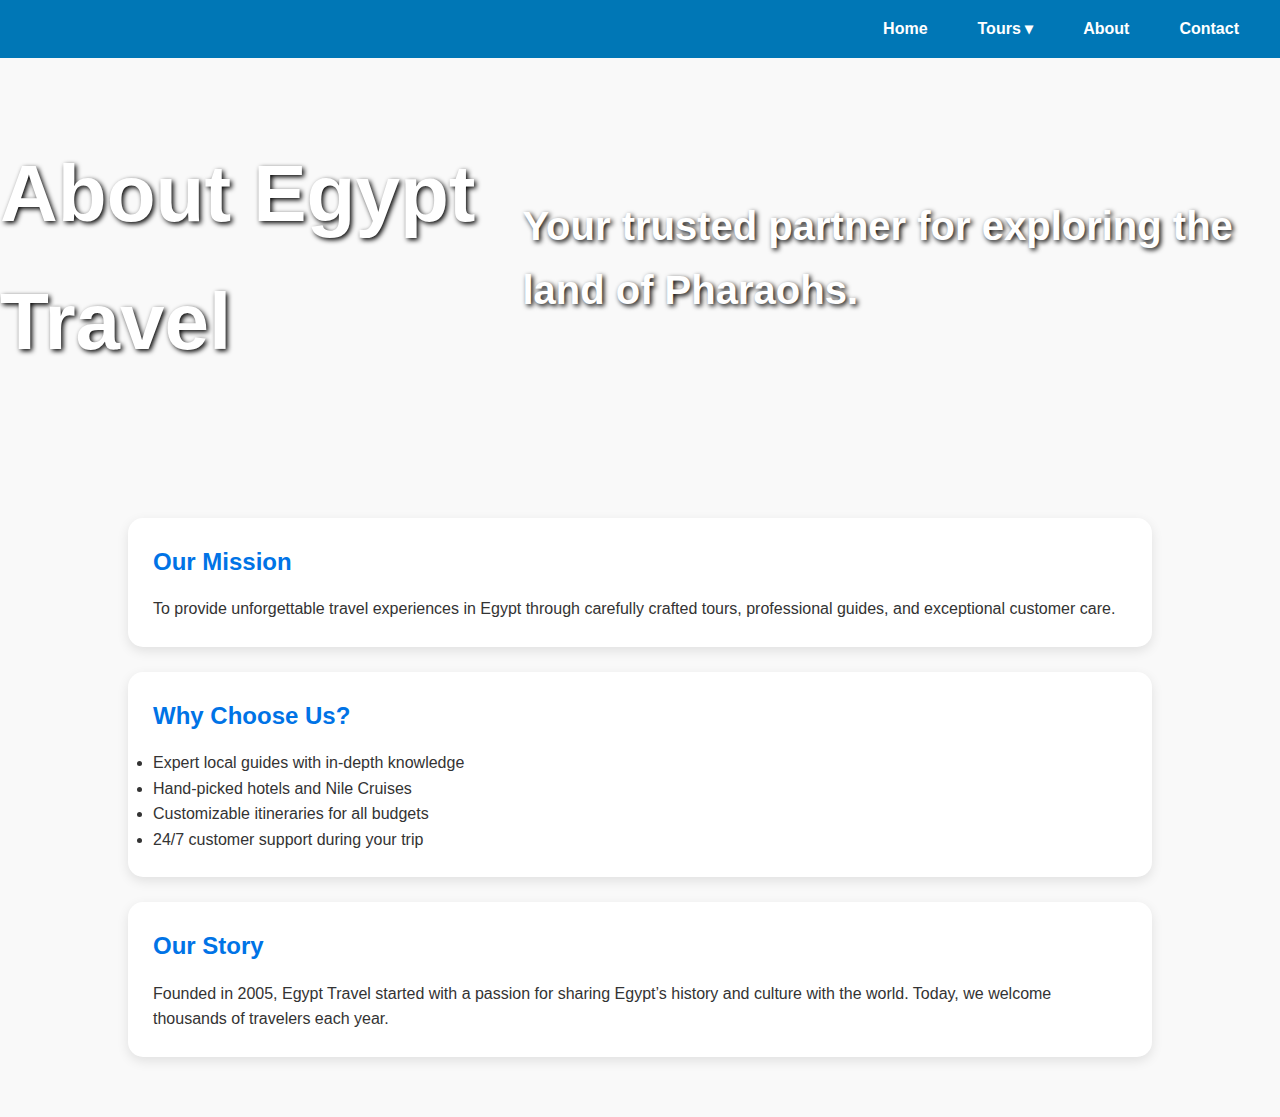
<file: about.html>
<!DOCTYPE html>
<html lang="en">
<head>
    <meta charset="UTF-8">
    <title>About Us - Egypt Travel</title>
    <link rel="stylesheet" href="style.css">
</head>
<body>
<!-- Navigation -->
    <nav>
        <ul>
            <li><a href="index.html">Home</a></li>
            <li>
                <div class="dropdown">
                    <a href="#" class="dropbtn">Tours ▾</a>
                    <div class="dropdown-content">
                        <a href="cairo-tours.html">Cairo</a>
                        <a href="luxor-tours.html">Luxor</a>
                        <a href="aswan-tours.html">Aswan</a>
                        <a href="alexandria-tours.html">Alexandria</a>
                        <a href="redsea-tours.html">Red Sea</a>
                        <a href="nile-cruise.html">Nile Cruise</a>
                    </div>
                </div>
            </li>
            <li><a href="about.html">About</a></li>
            <li><a href="contact.html">Contact</a></li>
        </ul>
    </nav>

    <!-- Hero -->
    <header class="hero about-hero">
        <h1>About Egypt Travel</h1>
        <p>Your trusted partner for exploring the land of Pharaohs.</p>
    </header>

    <!-- Content -->
    <div class="container">
        <div class="about-grid">
            <div class="about-card">
                <h2>Our Mission</h2>
                <p>To provide unforgettable travel experiences in Egypt through carefully crafted tours, professional guides, and exceptional customer care.</p>
            </div>
            <div class="about-card">
                <h2>Why Choose Us?</h2>
                <ul>
                    <li>Expert local guides with in-depth knowledge</li>
                    <li>Hand-picked hotels and Nile Cruises</li>
                    <li>Customizable itineraries for all budgets</li>
                    <li>24/7 customer support during your trip</li>
                </ul>
            </div>
            <div class="about-card">
                <h2>Our Story</h2>
                <p>Founded in 2005, Egypt Travel started with a passion for sharing Egypt’s history and culture with the world. Today, we welcome thousands of travelers each year.</p>
            </div>
        </div>
</file>
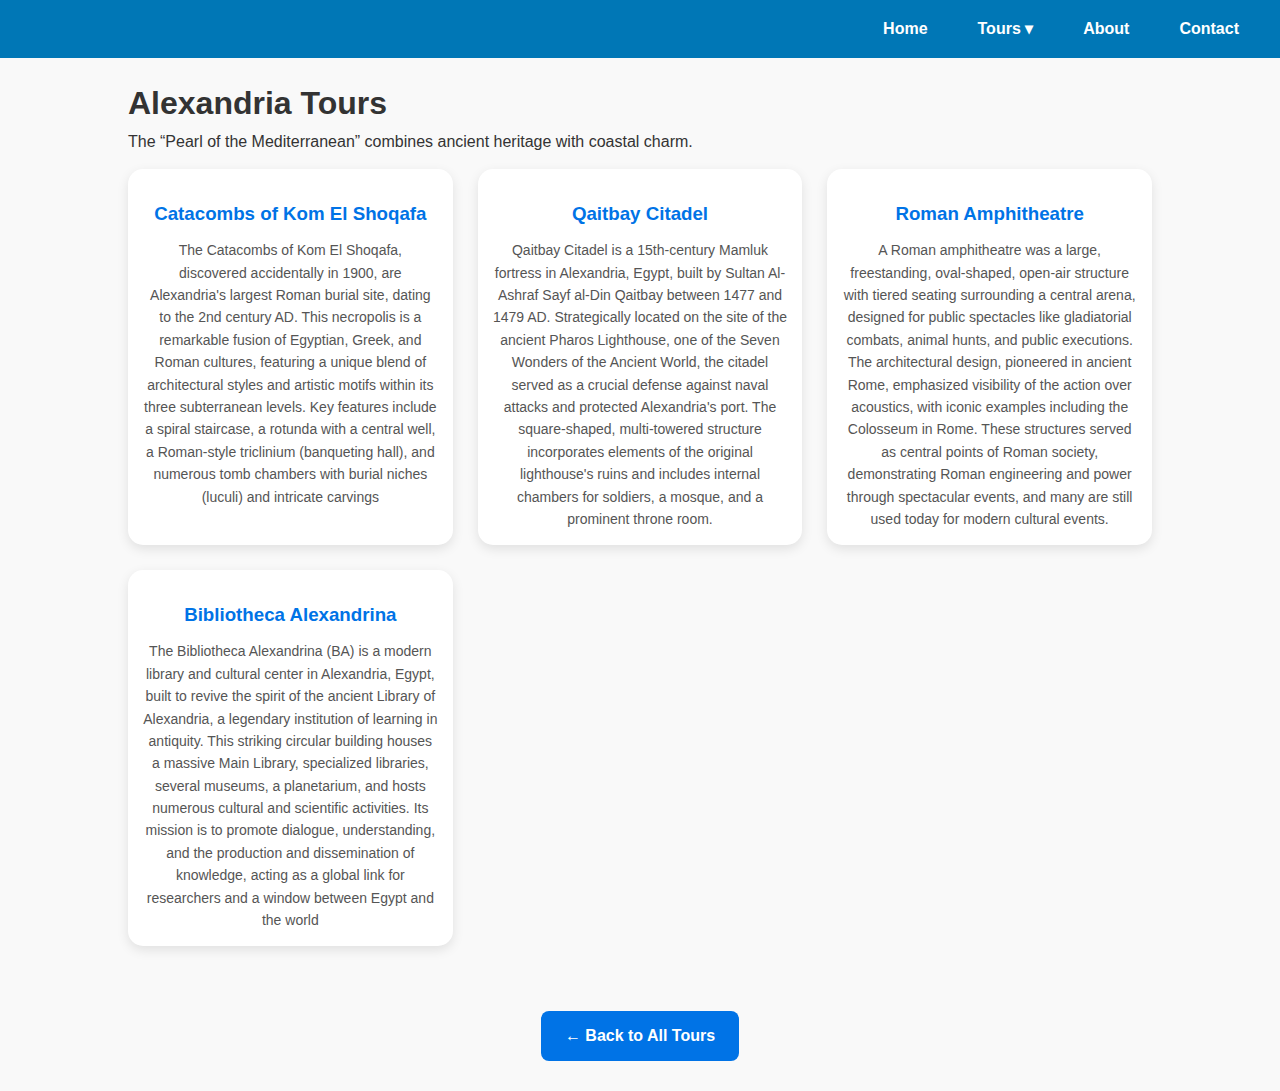
<file: alexandria-tours.html>
<!DOCTYPE html>
<html lang="en">

<head>
    <meta charset="UTF-8">
    <title>Alexandria Tours - Egypt Travel</title>
    <link rel="stylesheet" href="style.css">
</head>

<body>
<!-- Navigation -->
    <nav>
        <ul>
            <li><a href="index.html">Home</a></li>
            <li>
                <div class="dropdown">
                    <a href="#" class="dropbtn">Tours ▾</a>
                    <div class="dropdown-content">
                        <a href="cairo-tours.html">Cairo</a>
                        <a href="luxor-tours.html">Luxor</a>
                        <a href="aswan-tours.html">Aswan</a>
                        <a href="alexandria-tours.html">Alexandria</a>
                        <a href="redsea-tours.html">Red Sea</a>
                        <a href="nile-cruise.html">Nile Cruise</a>
                    </div>
                </div>
            </li>
            <li><a href="about.html">About</a></li>
            <li><a href="contact.html">Contact</a></li>
        </ul>
    </nav>

    <div class="container">
        <h1>Alexandria Tours</h1>
        <p>The “Pearl of the Mediterranean” combines ancient heritage with coastal charm.</p>

        <div class="tour-list">
            <div class="tour">
                <h3>Catacombs of Kom El Shoqafa</h3>
                <p>The Catacombs of Kom El Shoqafa, discovered accidentally in 1900, are Alexandria's largest Roman
                    burial site, dating to the 2nd century AD. This necropolis is a remarkable fusion of Egyptian,
                    Greek, and Roman cultures, featuring a unique blend of architectural styles and artistic motifs
                    within its three subterranean levels. Key features include a spiral staircase, a rotunda with a
                    central well, a Roman-style triclinium (banqueting hall), and numerous tomb chambers with burial
                    niches (luculi) and intricate carvings</p>
            </div>

            <div class="tour">
                <h3>Qaitbay Citadel</h3>
                <p>Qaitbay Citadel is a 15th-century Mamluk fortress in Alexandria, Egypt, built by Sultan Al-Ashraf
                    Sayf al-Din Qaitbay between 1477 and 1479 AD. Strategically located on the site of the ancient
                    Pharos Lighthouse, one of the Seven Wonders of the Ancient World, the citadel served as a crucial
                    defense against naval attacks and protected Alexandria's port. The square-shaped, multi-towered
                    structure incorporates elements of the original lighthouse's ruins and includes internal chambers
                    for soldiers, a mosque, and a prominent throne room.</p>
            </div>

            <div class="tour">
                <h3>Roman Amphitheatre</h3>
                <p>A Roman amphitheatre was a large, freestanding, oval-shaped, open-air structure with tiered seating
                    surrounding a central arena, designed for public spectacles like gladiatorial combats, animal hunts,
                    and public executions. The architectural design, pioneered in ancient Rome, emphasized visibility of
                    the action over acoustics, with iconic examples including the Colosseum in Rome. These structures
                    served as central points of Roman society, demonstrating Roman engineering and power through
                    spectacular events, and many are still used today for modern cultural events.</p>
            </div>

            <div class="tour">
                <h3>Bibliotheca Alexandrina</h3>
                <p>The Bibliotheca Alexandrina (BA) is a modern library and cultural center in Alexandria, Egypt, built
                    to revive the spirit of the ancient Library of Alexandria, a legendary institution of learning in
                    antiquity. This striking circular building houses a massive Main Library, specialized libraries,
                    several museums, a planetarium, and hosts numerous cultural and scientific activities. Its mission
                    is to promote dialogue, understanding, and the production and dissemination of knowledge, acting as
                    a global link for researchers and a window between Egypt and the world</p>
            </div>
        </div>
    </div>
    <div class="tour-list">
        <!-- all tours here -->
    </div>

    <!-- Back Button -->
    <div style="text-align:center; margin: 30px 0;">
        <a href="tours.html" class="back-btn">← Back to All Tours</a>
    </div>

</body>

</html>
</file>
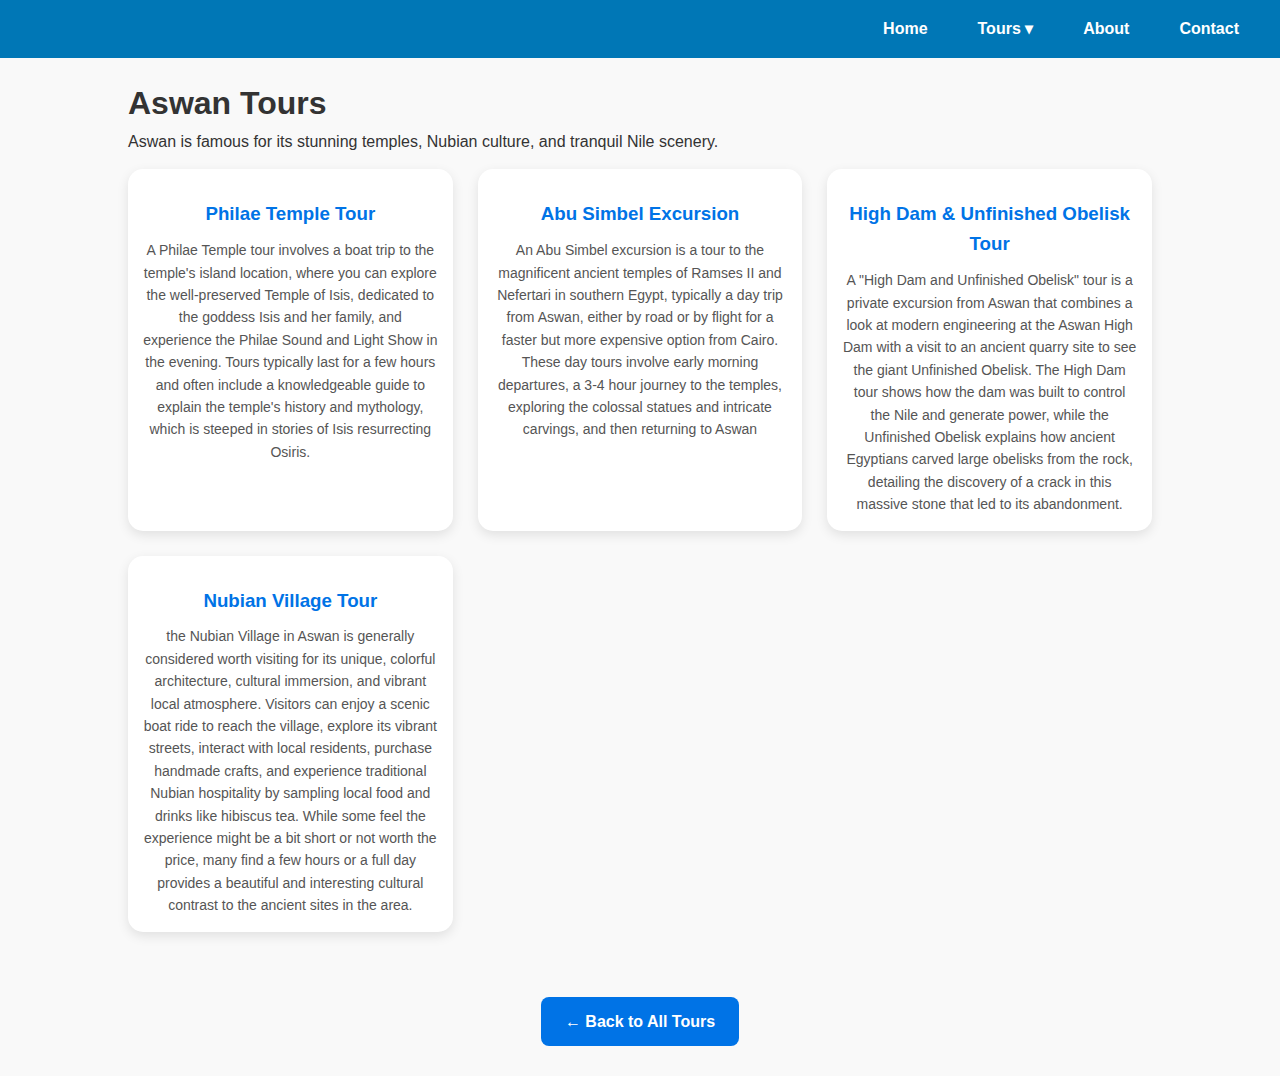
<file: aswan-tours.html>
<!DOCTYPE html>
<html lang="en">

<head>
    <meta charset="UTF-8">
    <title>Aswan Tours - Egypt Travel</title>
    <link rel="stylesheet" href="style.css">
</head>

<body>
<!-- Navigation -->
    <nav>
        <ul>
            <li><a href="index.html">Home</a></li>
            <li>
                <div class="dropdown">
                    <a href="#" class="dropbtn">Tours ▾</a>
                    <div class="dropdown-content">
                        <a href="cairo-tours.html">Cairo</a>
                        <a href="luxor-tours.html">Luxor</a>
                        <a href="aswan-tours.html">Aswan</a>
                        <a href="alexandria-tours.html">Alexandria</a>
                        <a href="redsea-tours.html">Red Sea</a>
                        <a href="nile-cruise.html">Nile Cruise</a>
                    </div>
                </div>
            </li>
            <li><a href="about.html">About</a></li>
            <li><a href="contact.html">Contact</a></li>
        </ul>
    </nav>

    <div class="container">
        <h1>Aswan Tours</h1>
        <p>Aswan is famous for its stunning temples, Nubian culture, and tranquil Nile scenery.</p>

        <div class="tour-list">
            <div class="tour">
                <h3>Philae Temple Tour</h3>
                <p>A Philae Temple tour involves a boat trip to the temple's island location, where you can explore the
                    well-preserved Temple of Isis, dedicated to the goddess Isis and her family, and experience the
                    Philae Sound and Light Show in the evening. Tours typically last for a few hours and often include a
                    knowledgeable guide to explain the temple's history and mythology, which is steeped in stories of
                    Isis resurrecting Osiris.</p>
            </div>

            <div class="tour">
                <h3>Abu Simbel Excursion</h3>
                <p>An Abu Simbel excursion is a tour to the magnificent ancient temples of Ramses II and Nefertari in
                    southern Egypt, typically a day trip from Aswan, either by road or by flight for a faster but more
                    expensive option from Cairo. These day tours involve early morning departures, a 3-4 hour journey to
                    the temples, exploring the colossal statues and intricate carvings, and then returning to Aswan</p>
            </div>

            <div class="tour">
                <h3>High Dam & Unfinished Obelisk Tour</h3>
                <p>A "High Dam and Unfinished Obelisk" tour is a private excursion from Aswan that combines a look at
                    modern engineering at the Aswan High Dam with a visit to an ancient quarry site to see the giant
                    Unfinished Obelisk. The High Dam tour shows how the dam was built to control the Nile and generate
                    power, while the Unfinished Obelisk explains how ancient Egyptians carved large obelisks from the
                    rock, detailing the discovery of a crack in this massive stone that led to its abandonment.</p>
            </div>

            <div class="tour">
                <h3>Nubian Village Tour</h3>
                <p>the Nubian Village in Aswan is generally considered worth visiting for its unique, colorful
                    architecture, cultural immersion, and vibrant local atmosphere. Visitors can enjoy a scenic boat
                    ride to reach the village, explore its vibrant streets, interact with local residents, purchase
                    handmade crafts, and experience traditional Nubian hospitality by sampling local food and drinks
                    like hibiscus tea. While some feel the experience might be a bit short or not worth the price, many
                    find a few hours or a full day provides a beautiful and interesting cultural contrast to the ancient
                    sites in the area.</p>
            </div>
        </div>
    </div>

    <div class="tour-list">
        <!-- all tours here -->
    </div>

    <!-- Back Button -->
    <div style="text-align:center; margin: 30px 0;">
        <a href="tours.html" class="back-btn">← Back to All Tours</a>
    </div>


</body>

</html>
</file>
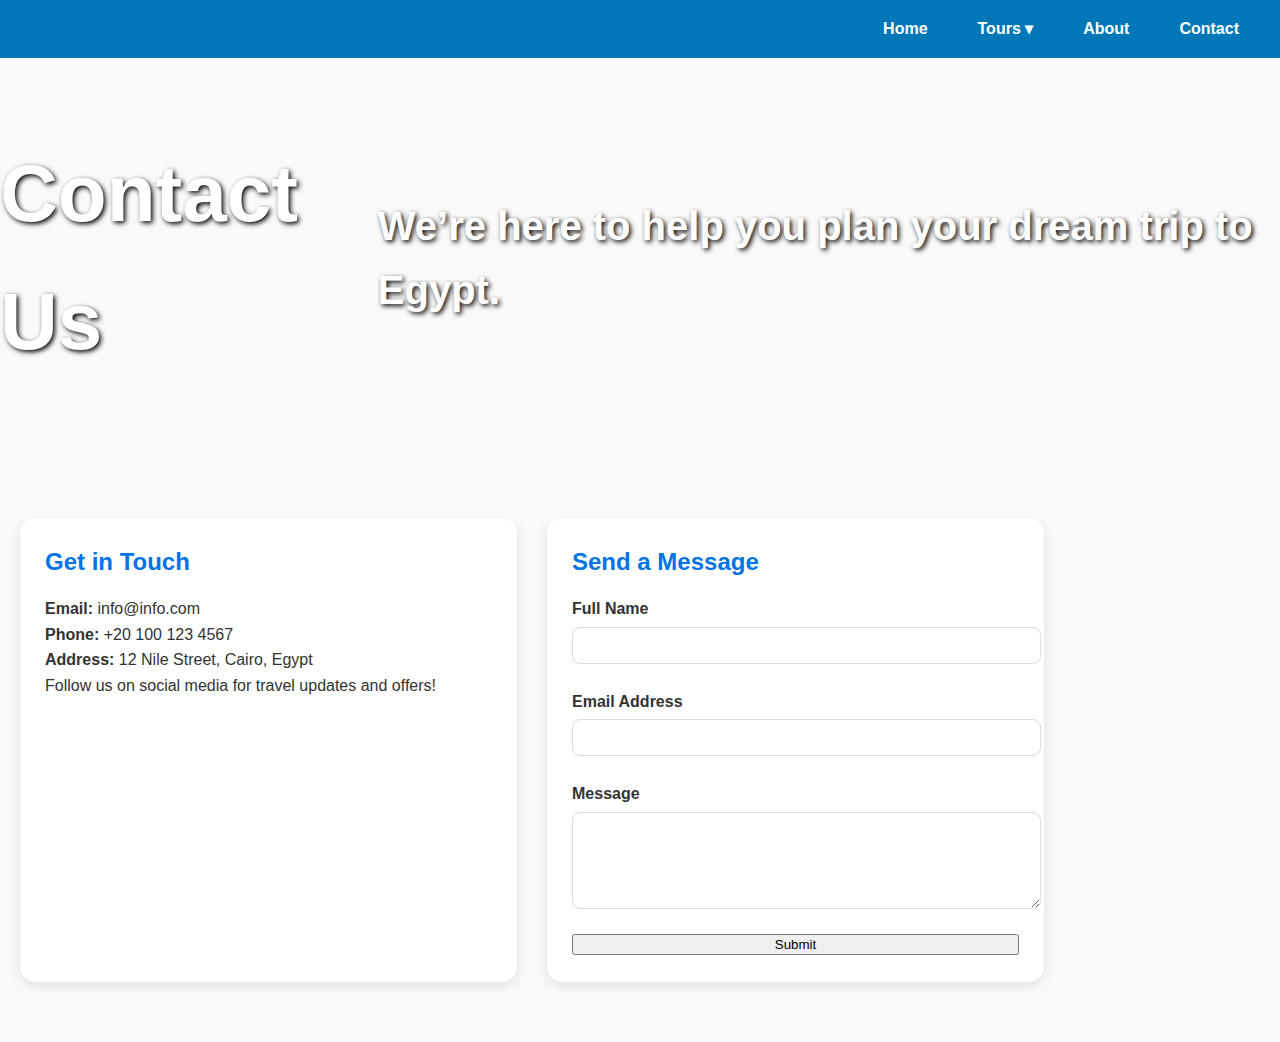
<file: contact.html>
<!DOCTYPE html>
<html lang="en">

<head>
  <meta charset="UTF-8">
  <title>Contact Us - Egypt Travel</title>
  <link rel="stylesheet" href="style.css">
</head>

<body>
<!-- Navigation -->
    <nav>
        <ul>
            <li><a href="index.html">Home</a></li>
            <li>
                <div class="dropdown">
                    <a href="#" class="dropbtn">Tours ▾</a>
                    <div class="dropdown-content">
                        <a href="cairo-tours.html">Cairo</a>
                        <a href="luxor-tours.html">Luxor</a>
                        <a href="aswan-tours.html">Aswan</a>
                        <a href="alexandria-tours.html">Alexandria</a>
                        <a href="redsea-tours.html">Red Sea</a>
                        <a href="nile-cruise.html">Nile Cruise</a>
                    </div>
                </div>
            </li>
            <li><a href="about.html">About</a></li>
            <li><a href="contact.html">Contact</a></li>
        </ul>
    </nav>

  <!-- Hero -->
  <header class="hero contact-hero">
    <h1>Contact Us</h1>
    <p>We’re here to help you plan your dream trip to Egypt.</p>
  </header>

  <!-- Contact Section -->
  <div class="container contact-grid">
    <!-- Contact Info -->
    <div class="contact-card">
      <h2>Get in Touch</h2>
      <p><strong>Email:</strong> info@info.com</p>
      <p><strong>Phone:</strong> +20 100 123 4567</p>
      <p><strong>Address:</strong> 12 Nile Street, Cairo, Egypt</p>
      <p>Follow us on social media for travel updates and offers!</p>
    </div>

    <!-- Contact Form -->
    <div class="contact-card">
      <h2>Send a Message</h2>
      <form action="https://formspree.io/f/mqadwwep" method="POST">
        <label for="name">Full Name</label>
        <input type="text" id="name" name="name" required>

        <label for="email">Email Address</label>
        <input type="email" id="email" name="email" required>

        <label for="message">Message</label>
        <textarea id="message" name="message" rows="5" required></textarea>

        <button type="submit" class="btn">Submit</button>
      </form>
    </div>
  </div>


</body>

</html>
</file>
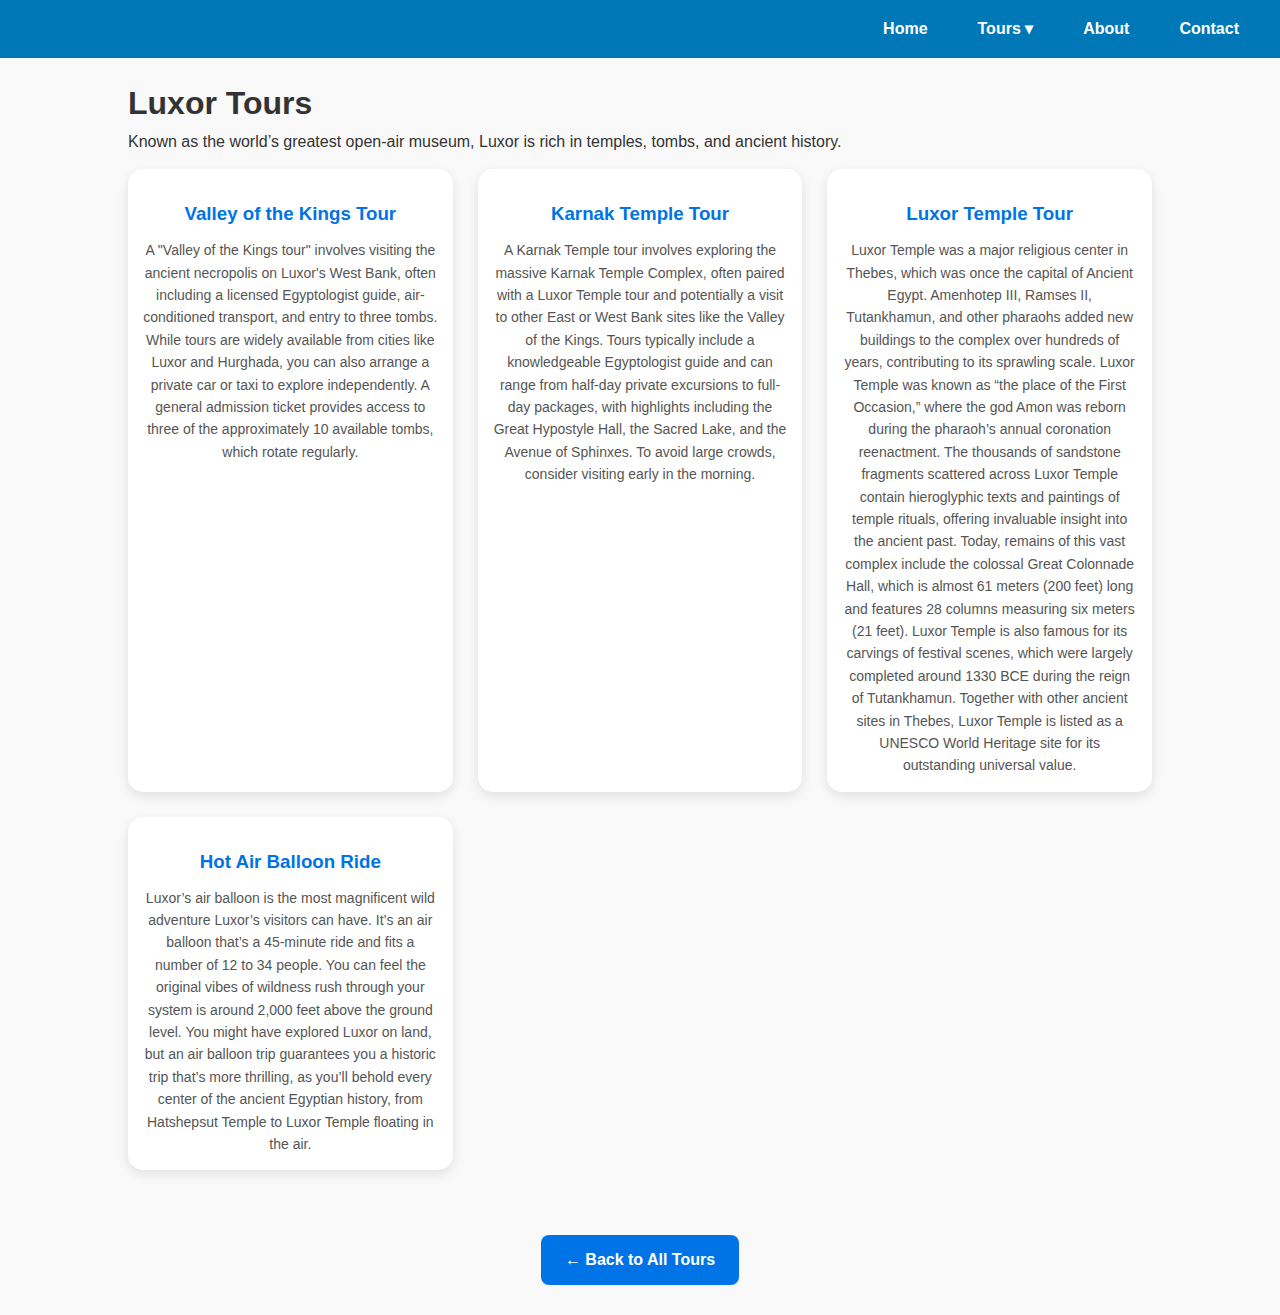
<file: luxor-tours.html>
<!DOCTYPE html>
<html lang="en">

<head>
    <meta charset="UTF-8">
    <title>Luxor Tours - Egypt Travel</title>
    <link rel="stylesheet" href="style.css">
</head>

<body>
<!-- Navigation -->
    <nav>
        <ul>
            <li><a href="index.html">Home</a></li>
            <li>
                <div class="dropdown">
                    <a href="#" class="dropbtn">Tours ▾</a>
                    <div class="dropdown-content">
                        <a href="cairo-tours.html">Cairo</a>
                        <a href="luxor-tours.html">Luxor</a>
                        <a href="aswan-tours.html">Aswan</a>
                        <a href="alexandria-tours.html">Alexandria</a>
                        <a href="redsea-tours.html">Red Sea</a>
                        <a href="nile-cruise.html">Nile Cruise</a>
                    </div>
                </div>
            </li>
            <li><a href="about.html">About</a></li>
            <li><a href="contact.html">Contact</a></li>
        </ul>
    </nav>

    <div class="container">
        <h1>Luxor Tours</h1>
        <p>Known as the world’s greatest open-air museum, Luxor is rich in temples, tombs, and ancient history.</p>

        <div class="tour-list">
            <div class="tour">
                <h3>Valley of the Kings Tour</h3>
                <p>A "Valley of the Kings tour" involves visiting the ancient necropolis on Luxor's West Bank, often
                    including a licensed Egyptologist guide, air-conditioned transport, and entry to three tombs. While
                    tours are widely available from cities like Luxor and Hurghada, you can also arrange a private car
                    or taxi to explore independently. A general admission ticket provides access to three of the
                    approximately 10 available tombs, which rotate regularly.</p>
            </div>

            <div class="tour">
                <h3>Karnak Temple Tour</h3>
                <p>A Karnak Temple tour involves exploring the massive Karnak Temple Complex, often paired with a Luxor
                    Temple tour and potentially a visit to other East or West Bank sites like the Valley of the Kings.
                    Tours typically include a knowledgeable Egyptologist guide and can range from half-day private
                    excursions to full-day packages, with highlights including the Great Hypostyle Hall, the Sacred
                    Lake, and the Avenue of Sphinxes. To avoid large crowds, consider visiting early in the morning.</p>
            </div>

            <div class="tour">
                <h3>Luxor Temple Tour</h3>
                <p>Luxor Temple was a major religious center in Thebes, which was once the capital of Ancient Egypt.
                    Amenhotep III, Ramses II, Tutankhamun, and other pharaohs added new buildings to the complex over
                    hundreds of years, contributing to its sprawling scale. Luxor Temple was known as “the place of the
                    First Occasion,” where the god Amon was reborn during the pharaoh’s annual coronation reenactment.
                    The thousands of sandstone fragments scattered across Luxor Temple contain hieroglyphic texts and
                    paintings of temple rituals, offering invaluable insight into the ancient past.

                    Today, remains of this vast complex include the colossal Great Colonnade Hall, which is almost 61
                    meters (200 feet) long and features 28 columns measuring six meters (21 feet). Luxor Temple is also
                    famous for its carvings of festival scenes, which were largely completed around 1330 BCE during the
                    reign of Tutankhamun.

                    Together with other ancient sites in Thebes, Luxor Temple is listed as a UNESCO World Heritage site
                    for its outstanding universal value. </p>
            </div>

            <div class="tour">
                <h3>Hot Air Balloon Ride</h3>
                <p>Luxor’s air balloon is the most magnificent wild adventure Luxor’s visitors can have. It’s an air
                    balloon that’s a 45-minute ride and fits a number of 12 to 34 people. You can feel the original
                    vibes of wildness rush through your system is around 2,000 feet above the ground level. You might
                    have explored Luxor on land, but an air balloon trip guarantees you a historic trip that’s more
                    thrilling, as you’ll behold every center of the ancient Egyptian history, from Hatshepsut Temple to
                    Luxor Temple floating in the air.</p>
            </div>
        </div>
    </div>

    <div class="tour-list">
        <!-- all tours here -->
    </div>

    <!-- Back Button -->
    <div style="text-align:center; margin: 30px 0;">
        <a href="tours.html" class="back-btn">← Back to All Tours</a>
    </div>

</body>

</html>
</file>
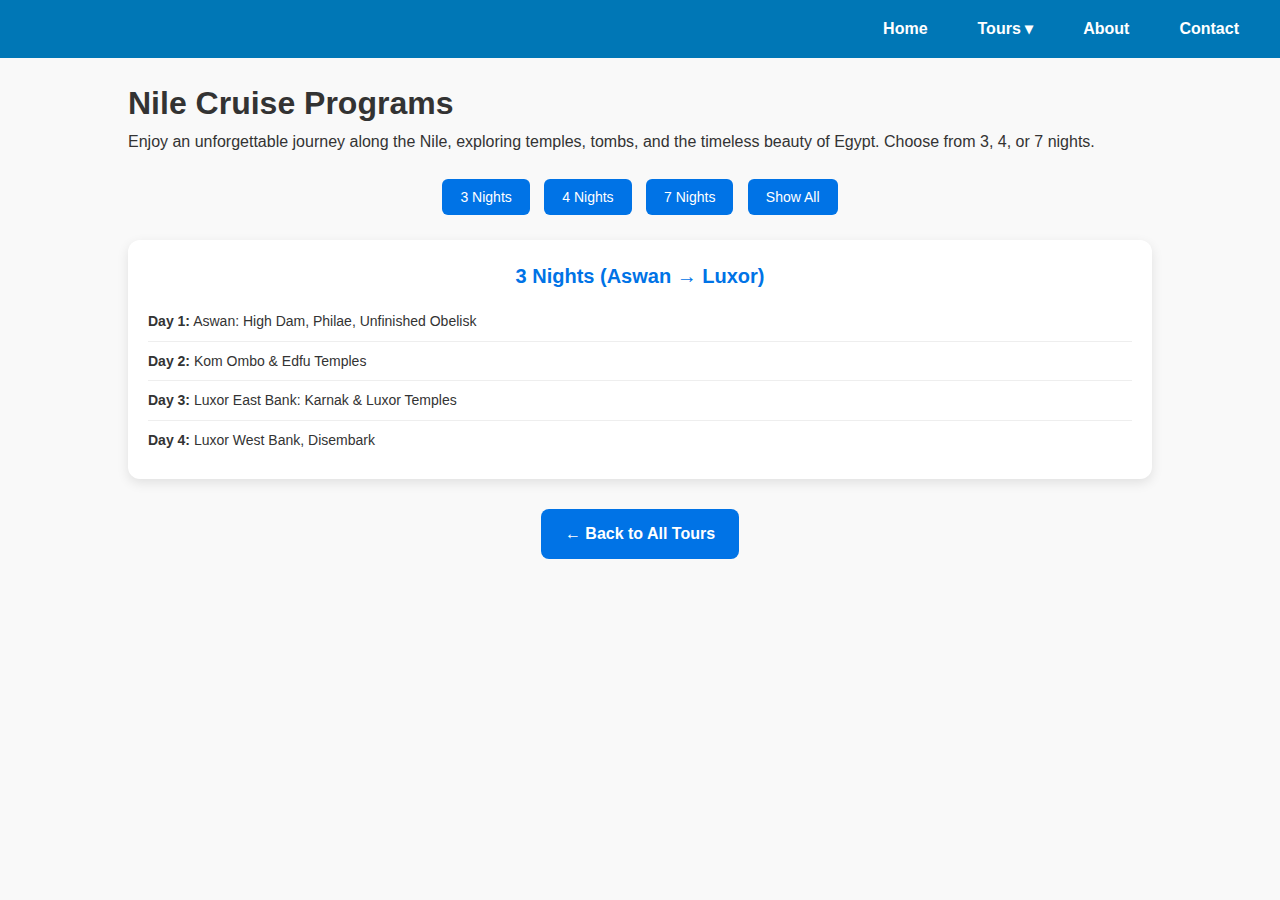
<file: nile-cruise.html>
<!DOCTYPE html>
<html lang="en">
<head>
    <meta charset="UTF-8">
    <title>Nile Cruise - Egypt Travel</title>
    <link rel="stylesheet" href="style.css">
</head>
<body>
    <!-- Navigation -->
<!-- Navigation -->
    <nav>
        <ul>
            <li><a href="index.html">Home</a></li>
            <li>
                <div class="dropdown">
                    <a href="#" class="dropbtn">Tours ▾</a>
                    <div class="dropdown-content">
                        <a href="cairo-tours.html">Cairo</a>
                        <a href="luxor-tours.html">Luxor</a>
                        <a href="aswan-tours.html">Aswan</a>
                        <a href="alexandria-tours.html">Alexandria</a>
                        <a href="redsea-tours.html">Red Sea</a>
                        <a href="nile-cruise.html">Nile Cruise</a>
                    </div>
                </div>
            </li>
            <li><a href="about.html">About</a></li>
            <li><a href="contact.html">Contact</a></li>
        </ul>
    </nav>

    <div class="container">
        <h1>Nile Cruise Programs</h1>
        <p>Enjoy an unforgettable journey along the Nile, exploring temples, tombs, and the timeless beauty of Egypt. Choose from 3, 4, or 7 nights.</p>

        <!-- Shuffle Buttons -->
        <div class="shuffle-buttons">
            <button onclick="showItinerary('3')">3 Nights</button>
            <button onclick="showItinerary('4')">4 Nights</button>
            <button onclick="showItinerary('7')">7 Nights</button>
            <button onclick="showItinerary('all')">Show All</button>
        </div>

        <!-- Itineraries -->
        <div id="itineraries">

            <!-- 3 Nights -->
            <div class="itinerary col-3">
                <h2>3 Nights (Aswan → Luxor)</h2>
                <ul>
                    <li><strong>Day 1:</strong> Aswan: High Dam, Philae, Unfinished Obelisk</li>
                    <li><strong>Day 2:</strong> Kom Ombo & Edfu Temples</li>
                    <li><strong>Day 3:</strong> Luxor East Bank: Karnak & Luxor Temples</li>
                    <li><strong>Day 4:</strong> Luxor West Bank, Disembark</li>
                </ul>
            </div>

            <!-- 4 Nights -->
            <div class="itinerary col-4" style="display:none;">
                <h2>4 Nights (Luxor → Aswan)</h2>
                <ul>
                    <li><strong>Day 1:</strong> Luxor: Karnak & Luxor Temples</li>
                    <li><strong>Day 2:</strong> Luxor West Bank: Valley of Kings, Hatshepsut, Memnon</li>
                    <li><strong>Day 3:</strong> Edfu (Horus Temple), Kom Ombo Temple</li>
                    <li><strong>Day 4:</strong> Aswan: High Dam, Philae, Unfinished Obelisk</li>
                    <li><strong>Day 5:</strong> Aswan Disembark</li>
                </ul>
            </div>

            <!-- 7 Nights -->
            <div class="itinerary col-7" style="display:none;">
                <h2>7 Nights (Luxor ↔ Aswan)</h2>
                <ul>
                    <li><strong>Day 1:</strong> Luxor: Karnak & Luxor Temples</li>
                    <li><strong>Day 2:</strong> Luxor West Bank: Valley of Kings, Hatshepsut, Memnon</li>
                    <li><strong>Day 3:</strong> Edfu (Horus Temple)</li>
                    <li><strong>Day 4:</strong> Kom Ombo – Aswan</li>
                    <li><strong>Day 5:</strong> Aswan visits / Optional Nubian Village</li>
                    <li><strong>Day 6:</strong> Optional Abu Simbel Excursion</li>
                    <li><strong>Day 7:</strong> Sail back north, enjoy Nile scenery</li>
                    <li><strong>Day 8:</strong> Return to Luxor, Disembark</li>
                </ul>
            </div>

        </div>

        <!-- Back Button -->
        <div style="text-align:center; margin: 30px 0;">
            <a href="tours.html" class="back-btn">← Back to All Tours</a>
        </div>
    </div>

    <script>
        function showItinerary(type) {
            document.querySelectorAll(".itinerary").forEach(el => {
                if (type === "all" || el.classList.contains("col-" + type)) {
                    el.style.display = "block";
                } else {
                    el.style.display = "none";
                }
            });
        }
    </script>
</body>
</html>
</file>
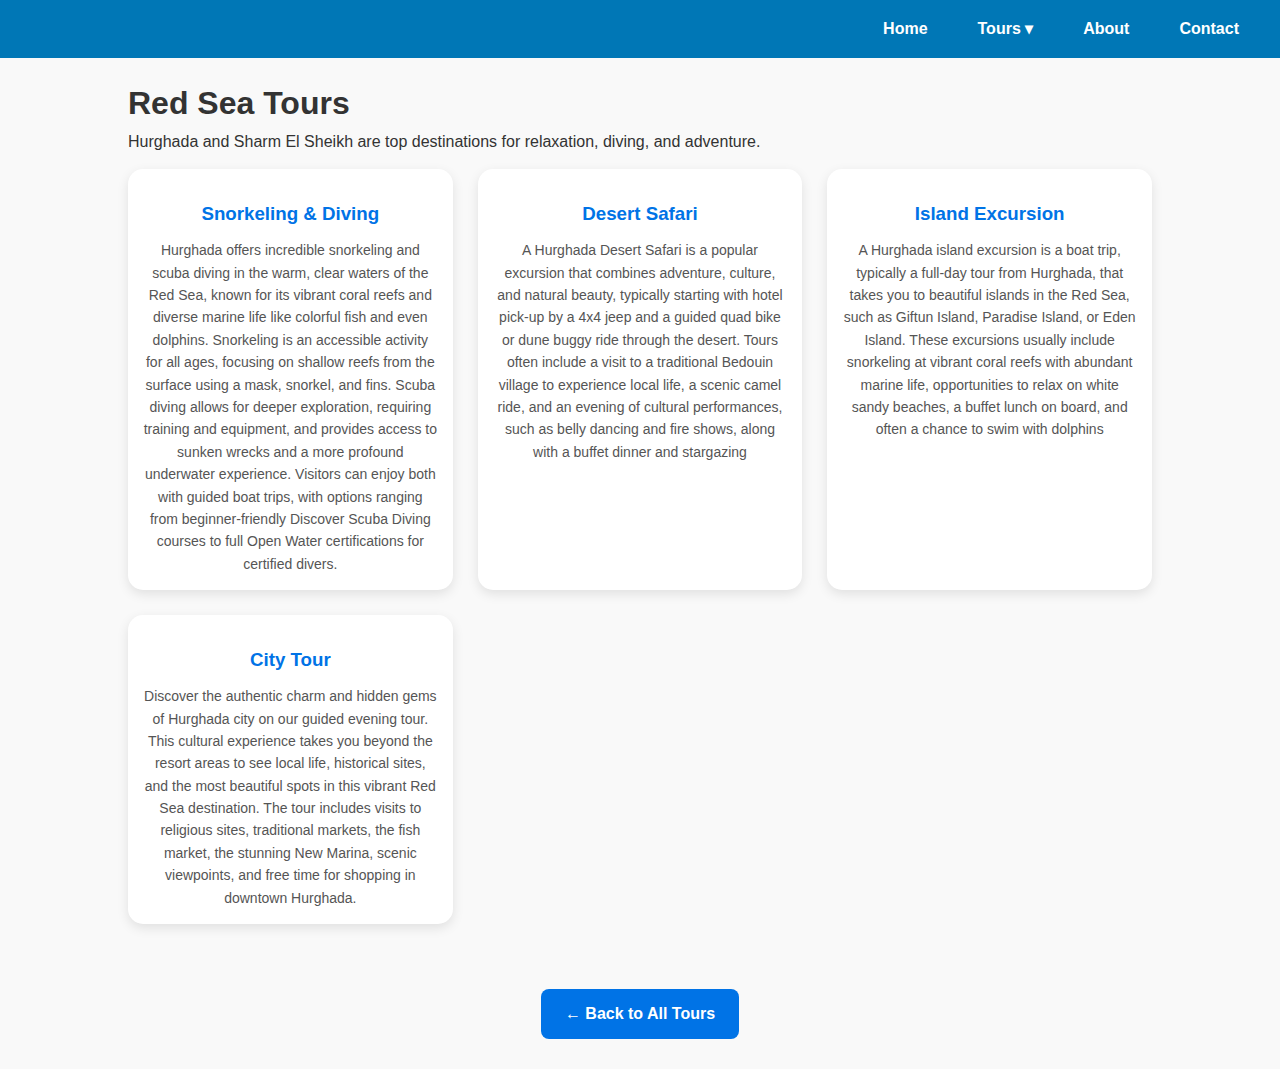
<file: redsea-tours.html>
<!DOCTYPE html>
<html lang="en">

<head>
    <meta charset="UTF-8">
    <title>Red Sea Tours - Egypt Travel</title>
    <link rel="stylesheet" href="style.css">
</head>

<body>
<!-- Navigation -->
    <nav>
        <ul>
            <li><a href="index.html">Home</a></li>
            <li>
                <div class="dropdown">
                    <a href="#" class="dropbtn">Tours ▾</a>
                    <div class="dropdown-content">
                        <a href="cairo-tours.html">Cairo</a>
                        <a href="luxor-tours.html">Luxor</a>
                        <a href="aswan-tours.html">Aswan</a>
                        <a href="alexandria-tours.html">Alexandria</a>
                        <a href="redsea-tours.html">Red Sea</a>
                        <a href="nile-cruise.html">Nile Cruise</a>
                    </div>
                </div>
            </li>
            <li><a href="about.html">About</a></li>
            <li><a href="contact.html">Contact</a></li>
        </ul>
    </nav>

    <div class="container">
        <h1>Red Sea Tours</h1>
        <p>Hurghada and Sharm El Sheikh are top destinations for relaxation, diving, and adventure.</p>

        <div class="tour-list">
            <div class="tour">
                <h3>Snorkeling & Diving</h3>
                <p>Hurghada offers incredible snorkeling and scuba diving in the warm, clear waters of the Red Sea,
                    known for its vibrant coral reefs and diverse marine life like colorful fish and even dolphins.
                    Snorkeling is an accessible activity for all ages, focusing on shallow reefs from the surface using
                    a mask, snorkel, and fins. Scuba diving allows for deeper exploration, requiring training and
                    equipment, and provides access to sunken wrecks and a more profound underwater experience. Visitors
                    can enjoy both with guided boat trips, with options ranging from beginner-friendly Discover Scuba
                    Diving courses to full Open Water certifications for certified divers.</p>
            </div>

            <div class="tour">
                <h3>Desert Safari</h3>
                <p>A Hurghada Desert Safari is a popular excursion that combines adventure, culture, and natural beauty,
                    typically starting with hotel pick-up by a 4x4 jeep and a guided quad bike or dune buggy ride
                    through the desert. Tours often include a visit to a traditional Bedouin village to experience local
                    life, a scenic camel ride, and an evening of cultural performances, such as belly dancing and fire
                    shows, along with a buffet dinner and stargazing</p>
            </div>

            <div class="tour">
                <h3>Island Excursion</h3>
                <p>A Hurghada island excursion is a boat trip, typically a full-day tour from Hurghada, that takes you
                    to beautiful islands in the Red Sea, such as Giftun Island, Paradise Island, or Eden Island. These
                    excursions usually include snorkeling at vibrant coral reefs with abundant marine life,
                    opportunities to relax on white sandy beaches, a buffet lunch on board, and often a chance to swim
                    with dolphins</p>
            </div>

            <div class="tour">
                <h3>City Tour</h3>
                <p>Discover the authentic charm and hidden gems of Hurghada city on our guided evening tour. This
                    cultural experience takes you beyond the resort areas to see local life, historical sites, and the
                    most beautiful spots in this vibrant Red Sea destination.
                    The tour includes visits to religious sites, traditional markets, the fish market, the stunning New
                    Marina, scenic viewpoints, and free time for shopping in downtown Hurghada.</p>
            </div>
        </div>
    </div>

    <div class="tour-list">
        <!-- all tours here -->
    </div>

    <!-- Back Button -->
    <div style="text-align:center; margin: 30px 0;">
        <a href="tours.html" class="back-btn">← Back to All Tours</a>
    </div>

</body>

</html>
</file>
<file: style.css>
/* style.css */

/* Reset some default margins */
body,
h1,
h2,
h3,
p,
ul {
    margin: 0;
    padding: 0;
}

body {
    font-family: Arial, sans-serif;
    line-height: 1.6;
    background: #f9f9f9;
    color: #333;
}

/* Navigation */
nav {
    background: #0077b6;
    color: white;
    padding: 1em;
}

nav ul {
    list-style: none;
    display: flex;
    justify-content: flex-end;
}

nav ul li {
    margin: 0 25px;
    transition: transform 0.2s;
}

nav ul li:hover {
    transform: scale(1.15);
}


nav ul li a {
    color: white;
    text-decoration: none;
    font-weight: bold;
}


/* Dropdown container */
.dropdown {
    position: relative;
}

/* Dropdown button */
.dropbtn {
    cursor: pointer;
}

/* Dropdown menu (hidden by default) */
.dropdown-content {
    display: none;
    position: absolute;
    top: 100%;
    left: 20px;
    background-color: #0077b6;
    min-width: 164px;
    box-shadow: 0 8px 16px rgba(0, 0, 0, 0.2);
    border-radius: 5px;
    z-index: 1;
}


.dropdown-content a {
    padding: 7px 10px;
    display: block;
    transition: transform 0.2s;
}

.dropdown-content a:hover {
    transform: scale(1.05);
}

/* Show dropdown on hover */
.dropdown:hover .dropdown-content {
    display: block;
}


/* Page Container */
.container {
    width: 80%;
    margin: auto;
    padding: 20px;
}

/* Hero Section */
.hero {
    background: url('https://upload.wikimedia.org/wikipedia/commons/e/e3/Kheops-Pyramid.jpg') no-repeat center center/cover;
    height: 400px;
    display: flex;
    align-items: center;
    justify-content: center;
    color: white;
    font-size: 2.5em;
    font-weight: bold;
    text-shadow: 2px 2px 5px #000;
}

/* Cards for Tours */
.tour-list {
    display: grid;
    grid-template-columns: repeat(auto-fill, minmax(250px, 1fr));
    gap: 20px;
    margin-top: 25px;
}

.tour {
    background: white;
    border-radius: 10px;
    padding: 15px;
    box-shadow: 0 2px 5px rgba(0, 0, 0, 0.1);
    transition: transform 0.2s;
}

.tour:hover {
    transform: scale(1.05);
}

.tour h3 {
    margin-bottom: 10px;
}

/* Footer */
footer {
    background: #0077b6;
    color: white;
    text-align: center;
    padding: .1em 0;
    margin-top: 20px;
    position: fixed;
    bottom: 0;
    left: 0;
    width: 100%;
    box-sizing: border-box;
}


/* Map Styling */
.map {
    margin-top: 20px;
    border-radius: 10px;
    overflow: hidden;
    box-shadow: 0 2px 6px rgba(0, 0, 0, 0.1);
}

.back-btn {
    display: inline-block;
    padding: 12px 24px;
    background-color: #0073e6;
    color: white;
    text-decoration: none;
    border-radius: 8px;
    font-weight: bold;
    transition: 0.3s;
}

.back-btn:hover {
    background-color: #005bb5;
}


/* Tour Cards */
.tour-list {
    display: grid;
    grid-template-columns: repeat(auto-fit, minmax(250px, 1fr));
    gap: 25px;
    margin-top: 15px;
}

.tour-list-2 {
    display: grid;
    grid-template-columns: repeat(auto-fit, minmax(450px, 1fr));
    gap: 35px;
    margin-top: 30px;
}

.tour {
    background: #fff;
    border-radius: 15px;
    box-shadow: 0 4px 12px rgba(0, 0, 0, 0.1);
    padding: 15px;
    text-align: center;
    transition: transform 0.3s ease, box-shadow 0.3s ease;
}

.tour img {
    border-radius: 12px;
    max-height: 180px;
    object-fit: cover;
}

.tour h3 {
    margin: 15px 0 10px;
    color: #0073e6;
}

.tour p {
    font-size: 14px;
    color: #555;
}

/* Hover effect */
.tour:hover {
    transform: translateY(-8px);
    box-shadow: 0 8px 20px rgba(0, 0, 0, 0.15);
}

.tour a {
    text-decoration: none;
    color: inherit;
}



/* Shuffle Buttons */
.shuffle-buttons {
    text-align: center;
    margin: 20px 0;
}

.shuffle-buttons button {
    background: #0073e6;
    color: #fff;
    border: none;
    padding: 10px 18px;
    margin: 5px;
    border-radius: 6px;
    font-size: 14px;
    cursor: pointer;
    transition: background 0.3s ease, transform 0.2s;
}

.shuffle-buttons button:hover {
    background: #005bb5;
    transform: scale(1.05);
}

/* Itinerary Cards */
.itinerary {
    background: #fff;
    border-radius: 12px;
    box-shadow: 0 4px 12px rgba(0, 0, 0, 0.1);
    padding: 20px;
    margin: 20px 0;
    animation: fadeIn 0.4s ease;
}

.itinerary h2 {
    color: #0073e6;
    margin-bottom: 10px;
    font-size: 20px;
    text-align: center;
}

.itinerary ul {
    list-style: none;
    padding: 0;
}

.itinerary li {
    padding: 8px 0;
    border-bottom: 1px solid #eee;
    font-size: 14px;
}

.itinerary li:last-child {
    border-bottom: none;
}

/* Animation */
@keyframes fadeIn {
    from {
        opacity: 0;
        transform: translateY(10px);
    }

    to {
        opacity: 1;
        transform: translateY(0);
    }
}





/* Active nav link */
nav ul li a.active {
    font-weight: bold;
    color: white;
}

/* About Page */
.about-hero {
    background: url("https://upload.wikimedia.org/wikipedia/commons/4/4d/Sphinx_and_Khephren.jpg") no-repeat center center/cover;
}

.about-grid {
    display: grid;
    gap: 25px;
    margin: 40px 0;
}

.about-card {
    background: #fff;
    padding: 25px;
    border-radius: 15px;
    box-shadow: 0 4px 12px rgba(0, 0, 0, 0.1);
}

.about-card h2 {
    margin-bottom: 15px;
    color: #0073e6;
}

/* Contact Page */
.contact-hero {
    background: url("https://upload.wikimedia.org/wikipedia/commons/f/f5/Nile_Cairo.jpg") no-repeat center center/cover;
}

.contact-grid {
    display: grid;
    grid-template-columns: 1fr 1fr;
    gap: 30px;
    margin: 40px 0;
}

.contact-card {
    background: #fff;
    padding: 25px;
    border-radius: 15px;
    box-shadow: 0 4px 12px rgba(0, 0, 0, 0.1);
}

.contact-card h2 {
    margin-bottom: 15px;
    color: #0073e6;
}

/* Contact Form */
form label {
    display: block;
    margin: 10px 0 5px;
    font-weight: bold;
}

form input,
form textarea {
    width: 100%;
    padding: 10px;
    border: 1px solid #ddd;
    border-radius: 8px;
    margin-bottom: 15px;
}

form button {
    width: 100%;
}
</file>
